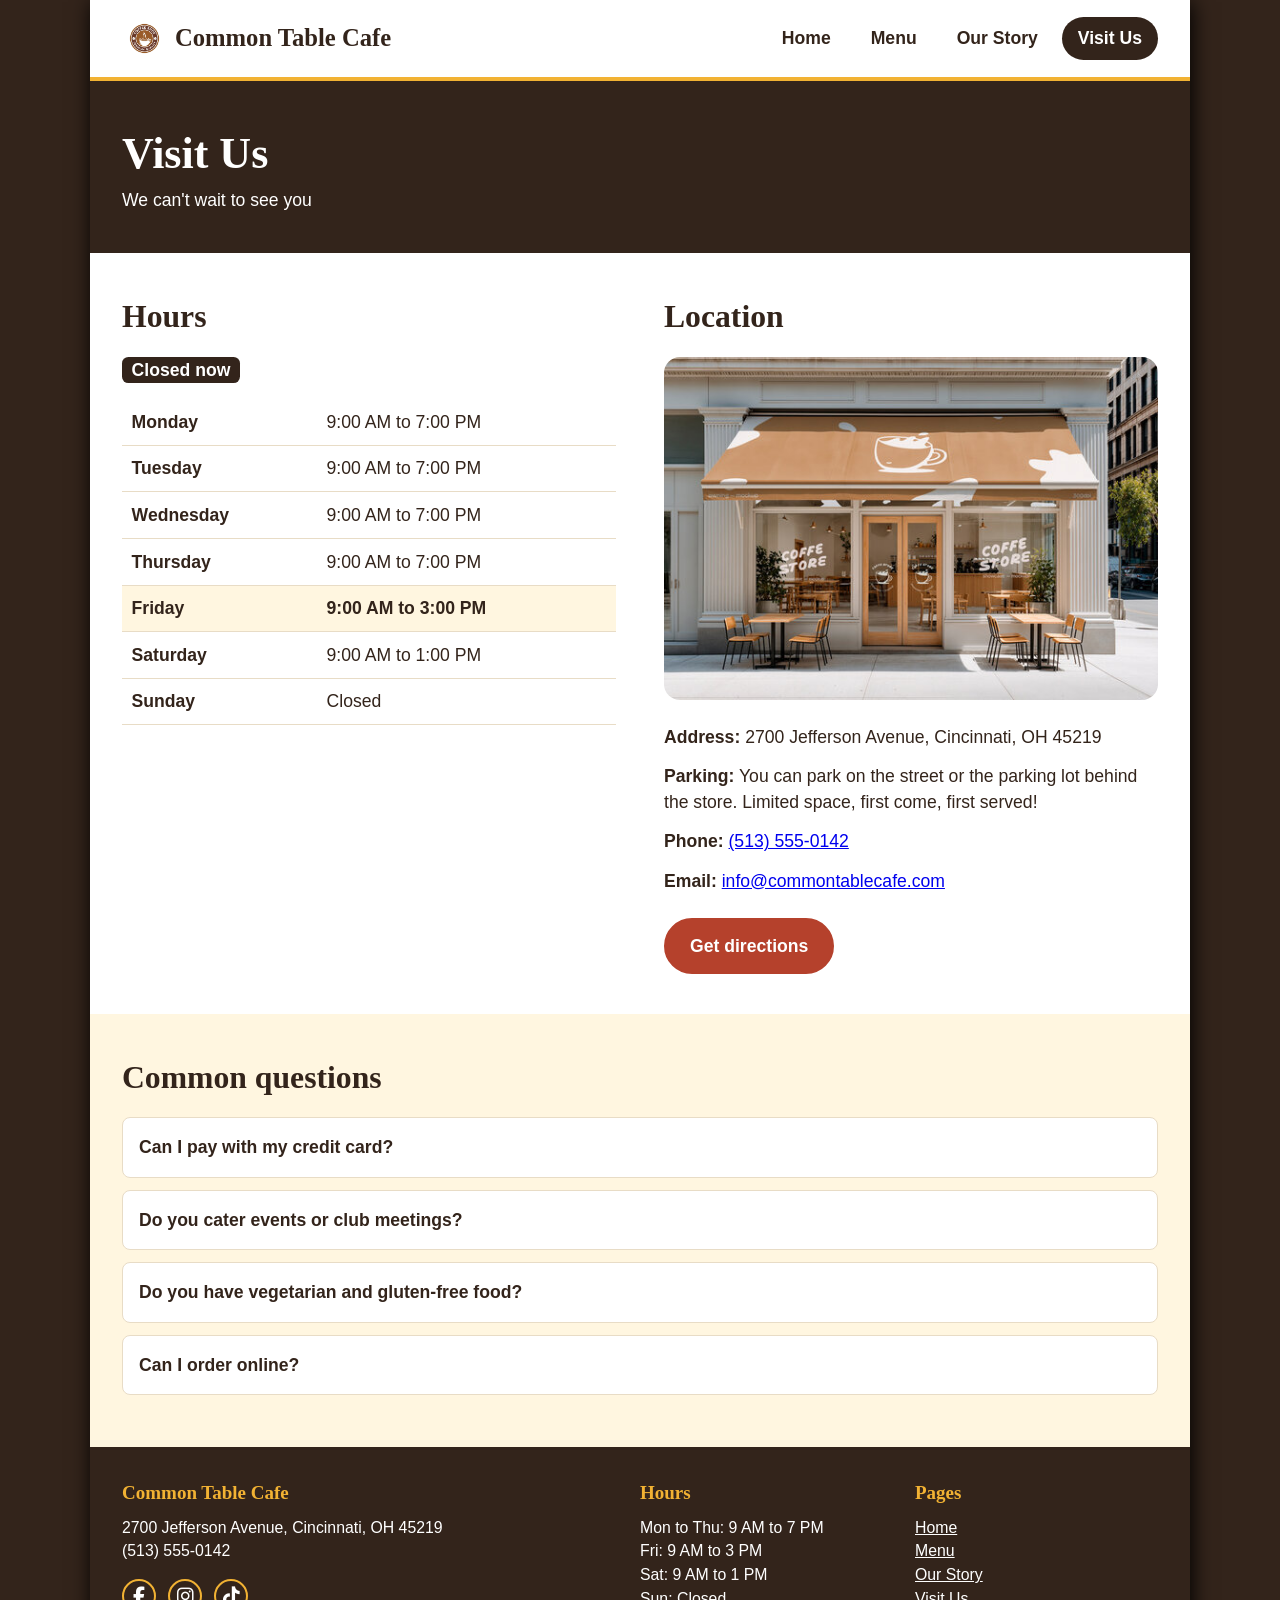
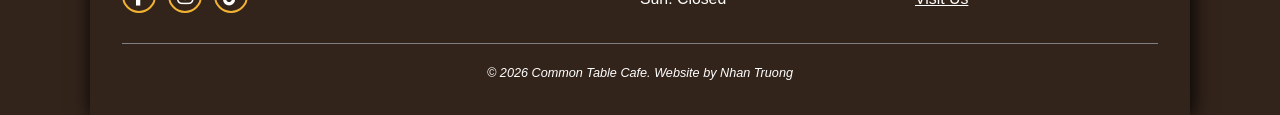
<file: about.html>
<!DOCTYPE html>
<html lang="en">

<head>
  <meta charset="UTF-8">
  <meta name="viewport" content="width=device-width, initial-scale=1.0">
  <title>Visit Us | Common Table Cafe</title>
  <link rel="stylesheet" href="css/reset.css">
  <link rel="stylesheet" href="css/styles.css">
  <link rel="stylesheet" href="https://cdnjs.cloudflare.com/ajax/libs/font-awesome/6.5.1/css/all.min.css">
</head>

<body>
<div class="wrapper">

  <header>
    <a href="index.html" class="logo">
      <img src="images/logo.jpg" alt="Common Table Cafe logo">
      Common Table Cafe
    </a>

    <nav>
      <ul>
        <li><a href="index.html">Home</a></li>
        <li><a href="menu.html">Menu</a></li>
        <li><a href="story.html">Our Story</a></li>
        <li><a href="about.html" class="current">Visit Us</a></li>
      </ul>
    </nav>
  </header>

  <main>

    <section class="page-title">
      <h1>Visit Us</h1>
      <p>We can't wait to see you</p>
    </section>

    <section class="section visit-grid">

      <!-- LEFT COLUMN: hours -->
      <div>
        <h2>Hours</h2>
        <p><span id="open-status">See the hours below</span></p>

        <table>
          <tr id="day1"><th>Monday</th><td>9:00 AM to 7:00 PM</td></tr>
          <tr id="day2"><th>Tuesday</th><td>9:00 AM to 7:00 PM</td></tr>
          <tr id="day3"><th>Wednesday</th><td>9:00 AM to 7:00 PM</td></tr>
          <tr id="day4"><th>Thursday</th><td>9:00 AM to 7:00 PM</td></tr>
          <tr id="day5"><th>Friday</th><td>9:00 AM to 3:00 PM</td></tr>
          <tr id="day6"><th>Saturday</th><td>9:00 AM to 1:00 PM</td></tr>
          <tr id="day0"><th>Sunday</th><td>Closed</td></tr>
        </table>

      </div>

      <!-- RIGHT COLUMN: location and contact -->
      <div>
        <h2>Location</h2>
        <img src="images/storefront.jpg" alt="The entrance to Common Table Cafe" class="visit-photo">

        <ul class="contact">
          <li><strong>Address:</strong> 2700 Jefferson Avenue, Cincinnati, OH 45219</li>
          <li><strong>Parking:</strong> You can park on the street or the parking lot behind the store. Limited space, first come, first served!</li>
          <li><strong>Phone:</strong> <a href="tel:5135550142">(513) 555-0142</a></li>
          <li><strong>Email:</strong> <a href="mailto:info@commontablecafe.com">info@commontablecafe.com</a></li>
        </ul>

        <a href="https://maps.app.goo.gl/gQVXo8ZxbjBMWaUF7" class="button" target="_blank">Get directions</a>
      </div>

    </section>

    <!-- QUESTIONS: click a question to open it -->
    <section class="section cream">
      <h2>Common questions</h2>

      <details>
        <summary>Can I pay with my credit card?</summary>
        <p>Yes. Debit and credit cards, Apple Pay, and cash are accepted at the cafe.</p>
      </details>

      <details>
        <summary>Do you cater events or club meetings?</summary>
        <p>Yes. Trays of sandwiches, cookies, and coffee can be ordered three days ahead. Call or email us with the date and the number of people.</p>
      </details>

      <details>
        <summary>Do you have vegetarian and gluten-free food?</summary>
        <p>Items marked V or GF on the menu are vegetarian or gluten free. Tell the cashier about any allergy.</p>
      </details>

      <details>
        <summary>Can I order online?</summary>
        <p>Not on our website yet. You can order delivery from us on Uber Eats and DoorDash.</p>
      </details>
    </section>

  </main>

  <footer>
    <div class="footer-grid">
      <section>
        <h2>Common Table Cafe</h2>
        <p>2700 Jefferson Avenue, Cincinnati, OH 45219 <br>
          (513) 555-0142</p>
        <div class="social">
          <a href="https://www.facebook.com/commontablecafe" target="_blank" aria-label="Facebook">
            <i class="fa-brands fa-facebook-f"></i>
          </a>
          <a href="https://www.instagram.com/commontablecafe" target="_blank" aria-label="Instagram">
            <i class="fa-brands fa-instagram"></i>
          </a>
          <a href="https://www.tiktok.com/@commontablecafe" target="_blank" aria-label="TikTok">
            <i class="fa-brands fa-tiktok"></i>
          </a>
        </div>
      </section>

      <section>
        <h2>Hours</h2>
        <p>Mon to Thu: 9 AM to 7 PM<br>
          Fri: 9 AM to 3 PM<br>
          Sat: 9 AM to 1 PM<br>
          Sun: Closed</p>
      </section>

      <section>
        <h2>Pages</h2>
        <ul>
          <li><a href="index.html">Home</a></li>
          <li><a href="menu.html">Menu</a></li>
          <li><a href="story.html">Our Story</a></li>
          <li><a href="about.html">Visit Us</a></li>
        </ul>
      </section>
    </div>

    <p class="copyright"><small>&copy; 2026 Common Table Cafe. Website by Nhan Truong</small></p>
  </footer>

</div><!-- end of wrapper -->

<script src="js/hours.js"></script>
</body>
</html>
</file>
<file: css/styles.css>
/* ========================================
   Common Table Cafe - Main Styles
   Used on all four pages
======================================== */

/* Colors used on this site:
   dark brown  #33241b  (text, header bar, footer)
   red         #b5412c  (buttons, prices)
   yellow      #f2b233  (lines and highlights)
   light cream #fff6e0  (light backgrounds)
   tan         #e8dcc6  (borders)
*/


/* ========================================
   BASE PAGE STYLES
======================================== */
body {
  font-family: 'Trebuchet MS', 'Lucida Sans Unicode', 'Lucida Grande', 'Lucida Sans', Arial, sans-serif;
  font-size: 110%;
  line-height: 1.5;
  color: #33241b;
  background-color: #33241b;
}

.wrapper {
  background-color: white;
  max-width: 1100px;
  margin: 0 auto; /* centers the page */
  box-shadow: 2px 2px 20px black;
}

h1, h2, h3 {
  font-family: Georgia, 'Times New Roman', Times, serif;
}

h2 {
  font-size: 180%;
  margin-bottom: 1rem;
}

h3 {
  font-size: 120%;
}

p {
  margin-bottom: 1rem;
}

img {
  max-width: 100%;
  height: auto;
}

/* Space inside each big section of the page */
.section {
  padding: 2.5rem 2rem;
}

/* Light cream background for every other section */
.cream {
  background-color: #fff6e0;
}


/* ========================================
   HEADER AND NAV
   (nav bar inside the header)
======================================== */
header {
  display: flex; /* puts the logo and nav side by side */
  justify-content: space-between;
  align-items: center;
  flex-wrap: wrap;
  gap: 1rem;
  padding: 1rem 2rem;
  border-bottom: 4px solid #f2b233;
}

.logo {
  display: flex;
  align-items: center;
  gap: 0.5rem;
  color: #33241b;
  text-decoration: none; /* removes the underline */
  font-family: Georgia, 'Times New Roman', Times, serif;
  font-size: 140%;
  font-weight: bold;
}

.logo img {
  width: 45px;
}

nav ul {
  list-style: none; /* removes bullet points */
  display: flex;
  flex-wrap: wrap;
  gap: 0.5rem;
}

nav a {
  display: block;
  color: #33241b;
  text-decoration: none;
  font-weight: bold;
  padding: 0.5rem 1rem;
  border-radius: 2rem;
}

nav a:hover {
  background-color: #fff6e0;
}

/* The link for the page you are on */
nav a.current {
  background-color: #33241b;
  color: white;
}


/* ========================================
   BUTTONS
======================================== */
.button {
  display: inline-block;
  background-color: #b5412c;
  color: white;
  text-decoration: none;
  font-weight: bold;
  padding: 0.8rem 1.5rem;
  border-radius: 2rem;
  border: 2px solid #b5412c;
  transition: transform 0.3s, background-color 0.3s;
}

.button:hover {
  background-color: #8f3020;
  transform: translateY(-3px); /* moves the button up a little */
  box-shadow: 0 4px 8px rgba(0,0,0,0.4);
}

/* White outline button, used on top of the hero photo */
.button-white {
  background-color: transparent;
  border: 2px solid white;
}

.button-white:hover {
  background-color: white;
  color: #33241b;
}


/* ========================================
   PAGE TITLE BAR
   (top of Menu, Our Story, and Visit Us)
======================================== */
.page-title {
  background-color: #33241b;
  color: white;
  padding: 2.5rem 2rem;
}

.page-title h1 {
  font-size: 250%;
}

.page-title p {
  margin-bottom: 0;
}


/* ========================================
   HOME PAGE - HERO
======================================== */
.hero {
  background-image: url(../images/hero.jpeg); /* ../ goes out of the css folder */
  background-size: cover;
  background-position: center;
  padding: 5rem 2rem;
}

/* Dark see-through box so the white text is easy to read */
.hero-box {
  background-color: rgba(51, 36, 27, 0.8);
  color: white;
  max-width: 500px;
  padding: 2rem;
  border-radius: 1rem;
}

.hero-box h1 {
  font-size: 250%;
  margin-bottom: 0.5rem;
}


/* ========================================
   HOME PAGE - QUICK INFO
======================================== */
.info {
  display: grid;
  grid-template-columns: 1fr 1fr 1fr;
  gap: 1rem;
  background-color: #fff6e0;
  padding: 1.5rem 2rem;
  border-bottom: 1px solid #e8dcc6;
}

.info h2 {
  font-size: 110%;
  margin-bottom: 0.25rem;
}

.info p {
  margin-bottom: 0;
}

/* Open / closed label (hours.js changes the class) */
#open-status {
  font-weight: bold;
  padding: 0.2rem 0.6rem;
  border-radius: 0.4rem;
  background-color: #e8dcc6;
}

#open-status.open {
  background-color: #f2b233;
}

#open-status.closed {
  background-color: #33241b;
  color: white;
}


/* ========================================
   HOME PAGE - FAVORITE ITEMS (cards)
======================================== */
.card-grid {
  display: grid;
  grid-template-columns: 1fr 1fr 1fr 1fr;
  gap: 1.5rem;
}

.card {
  border: 1px solid #e8dcc6;
  border-radius: 1rem;
  overflow: hidden; /* keeps the zoomed photo inside the card */
  transition: transform 0.3s, box-shadow 0.3s;
}

.card:hover {
  transform: translateY(-5px);
  box-shadow: 0 6px 16px rgba(0,0,0,0.2);
}

.card img {
  width: 100%;
  height: 170px;
  object-fit: cover; /* crops the photo to fill the space */
  transition: transform 0.3s;
}

/* Photo zooms in when you hover over the card */
.card:hover img {
  transform: scale(1.1);
}

.card-text {
  padding: 1rem;
}

.card-text p {
  font-size: 90%;
  margin-bottom: 0;
}

.card-text .price {
  margin: 0.25rem 0 0.5rem;
}

.price {
  color: #b5412c;
  font-weight: bold;
}

.center {
  text-align: center;
  margin-top: 2rem;
}


/* ========================================
   MENU PAGE
======================================== */
.filter-buttons {
  margin-bottom: 2rem;
}

.filter-btn {
  font-size: 100%;
  font-weight: bold;
  padding: 0.5rem 1rem;
  margin: 0 0.25rem 0.5rem 0;
  border: 2px solid #33241b;
  border-radius: 2rem;
  background-color: white;
  color: #33241b;
  cursor: pointer; /* hand cursor */
}

.filter-btn:hover {
  background-color: #fff6e0;
}

/* The button that is picked (menu-filter.js adds this class) */
.filter-btn.active {
  background-color: #33241b;
  color: white;
}

/* Two columns of menu sections */
.menu-grid {
  display: grid;
  grid-template-columns: 1fr 1fr;
  gap: 2rem 3rem;
}

.menu-section h2 {
  font-size: 150%;
  border-bottom: 3px solid #f2b233;
  padding-bottom: 0.3rem;
  margin-bottom: 0.3rem;
}

.served {
  font-size: 90%;
  font-style: italic;
}

.menu-item {
  border-bottom: 1px solid #e8dcc6;
  padding: 0.6rem 0;
}

/* Puts the food name on the left and the price on the right */
.item-name {
  display: flex;
  justify-content: space-between;
  gap: 1rem;
}

.item-name h3 {
  font-size: 105%;
}

.menu-item p {
  font-size: 90%;
  margin-bottom: 0;
}

.tag {
  font-size: 70%;
  border: 1px solid #33241b;
  border-radius: 4px;
  padding: 0 0.3rem;
}

.photo-grid {
  display: grid;
  grid-template-columns: 1fr 1fr 1fr 1fr;
  gap: 1rem;
}


/* ========================================
   STORY PAGE
======================================== */
/* Floated figure, from the float exercise */
.pic-right {
  float: right;
  width: 340px;
  background-color: #fff6e0;
  padding: 0.75rem;
  margin: 0 0 1rem 2rem;
  border-radius: 0.5rem;
}

.pic-right figcaption {
  text-align: center;
  font-size: 80%;
  font-style: italic;
}

/* Makes the next section start below the floated figure */
.clear {
  clear: both;
}

/* Milestones list */
.timeline {
  list-style: none;
  border-left: 4px solid #f2b233;
  padding-left: 1.5rem;
}

.timeline li {
  margin-bottom: 1.5rem;
}

.year {
  display: inline-block;
  background-color: #b5412c;
  color: white;
  font-weight: bold;
  padding: 0.2rem 0.7rem;
  border-radius: 1rem;
  margin-bottom: 0.3rem;
}

.timeline p {
  margin-bottom: 0;
}


/* ========================================
   VISIT US PAGE
======================================== */
.visit-grid {
  display: grid;
  grid-template-columns: 1fr 1fr;
  gap: 3rem;
}

table {
  width: 100%;
  margin-bottom: 1rem;
}

th, td {
  text-align: left;
  padding: 0.6rem;
  border-bottom: 1px solid #e8dcc6;
}

/* Today's row (hours.js adds this class) */
tr.today {
  background-color: #fff6e0;
  font-weight: bold;
}

.visit-photo {
  border-radius: 1rem;
  margin-bottom: 1rem;
}

.contact {
  list-style: none;
  margin-bottom: 1.5rem;
}

.contact li {
  margin-bottom: 0.8rem;
}

/* Questions that open and close */
details {
  background-color: white;
  border: 1px solid #e8dcc6;
  border-radius: 0.5rem;
  margin-bottom: 0.75rem;
  padding: 1rem;
}

summary {
  font-weight: bold;
  cursor: pointer;
}

details p {
  margin: 0.75rem 0 0;
}


/* ========================================
   FOOTER
======================================== */
footer {
  background-color: #33241b;
  color: white;
  padding: 2rem;
  font-size: 90%;
}

.footer-grid {
  display: grid;
  grid-template-columns: 2fr 1fr 1fr;
  gap: 2rem;
}

footer h2 {
  font-size: 120%;
  color: #f2b233;
  margin-bottom: 0.5rem;
}

footer ul {
  list-style: none;
}

footer a {
  color: white;
}

footer a:hover {
  color: #f2b233;
}

.social {
  display: flex; /* puts the icons in a row */
  gap: 0.75rem;
  margin-top: 1rem;
}

.social a {
  display: flex;
  justify-content: center; /* centers the icon left to right */
  align-items: center;     /* centers the icon top to bottom */
  width: 30px;
  height: 30px;
  border: 2px solid #f2b233;
  border-radius: 50%; /* makes a circle */
  color: white;
  font-size: 120%;
  text-decoration: none;
  transition: background-color 0.3s, transform 0.3s;
}

.social a:hover {
  background-color: #f2b233;
  color: #33241b;
  transform: translateY(-3px); /* moves up a little, like the buttons */
}

.copyright {
  text-align: center;
  font-style: italic;
  border-top: 1px solid gray;
  padding-top: 1rem;
  margin: 1rem 0 0;
}


/* ========================================
   RESPONSIVE MEDIA QUERIES
======================================== */
/* Tablets */
@media (max-width: 800px) {
  .card-grid,
  .photo-grid {
    grid-template-columns: 1fr 1fr;
  }

  .menu-grid,
  .visit-grid,
  .info,
  .footer-grid {
    grid-template-columns: 1fr;
  }
}

/* Phones */
@media (max-width: 480px) {
  header {
    flex-direction: column;
  }

  .card-grid,
  .photo-grid {
    grid-template-columns: 1fr;
  }

  .pic-right {
    float: none;
    width: 100%;
    margin: 0 0 1rem 0;
  }

  .section {
    padding: 2rem 1rem;
  }
}
</file>
